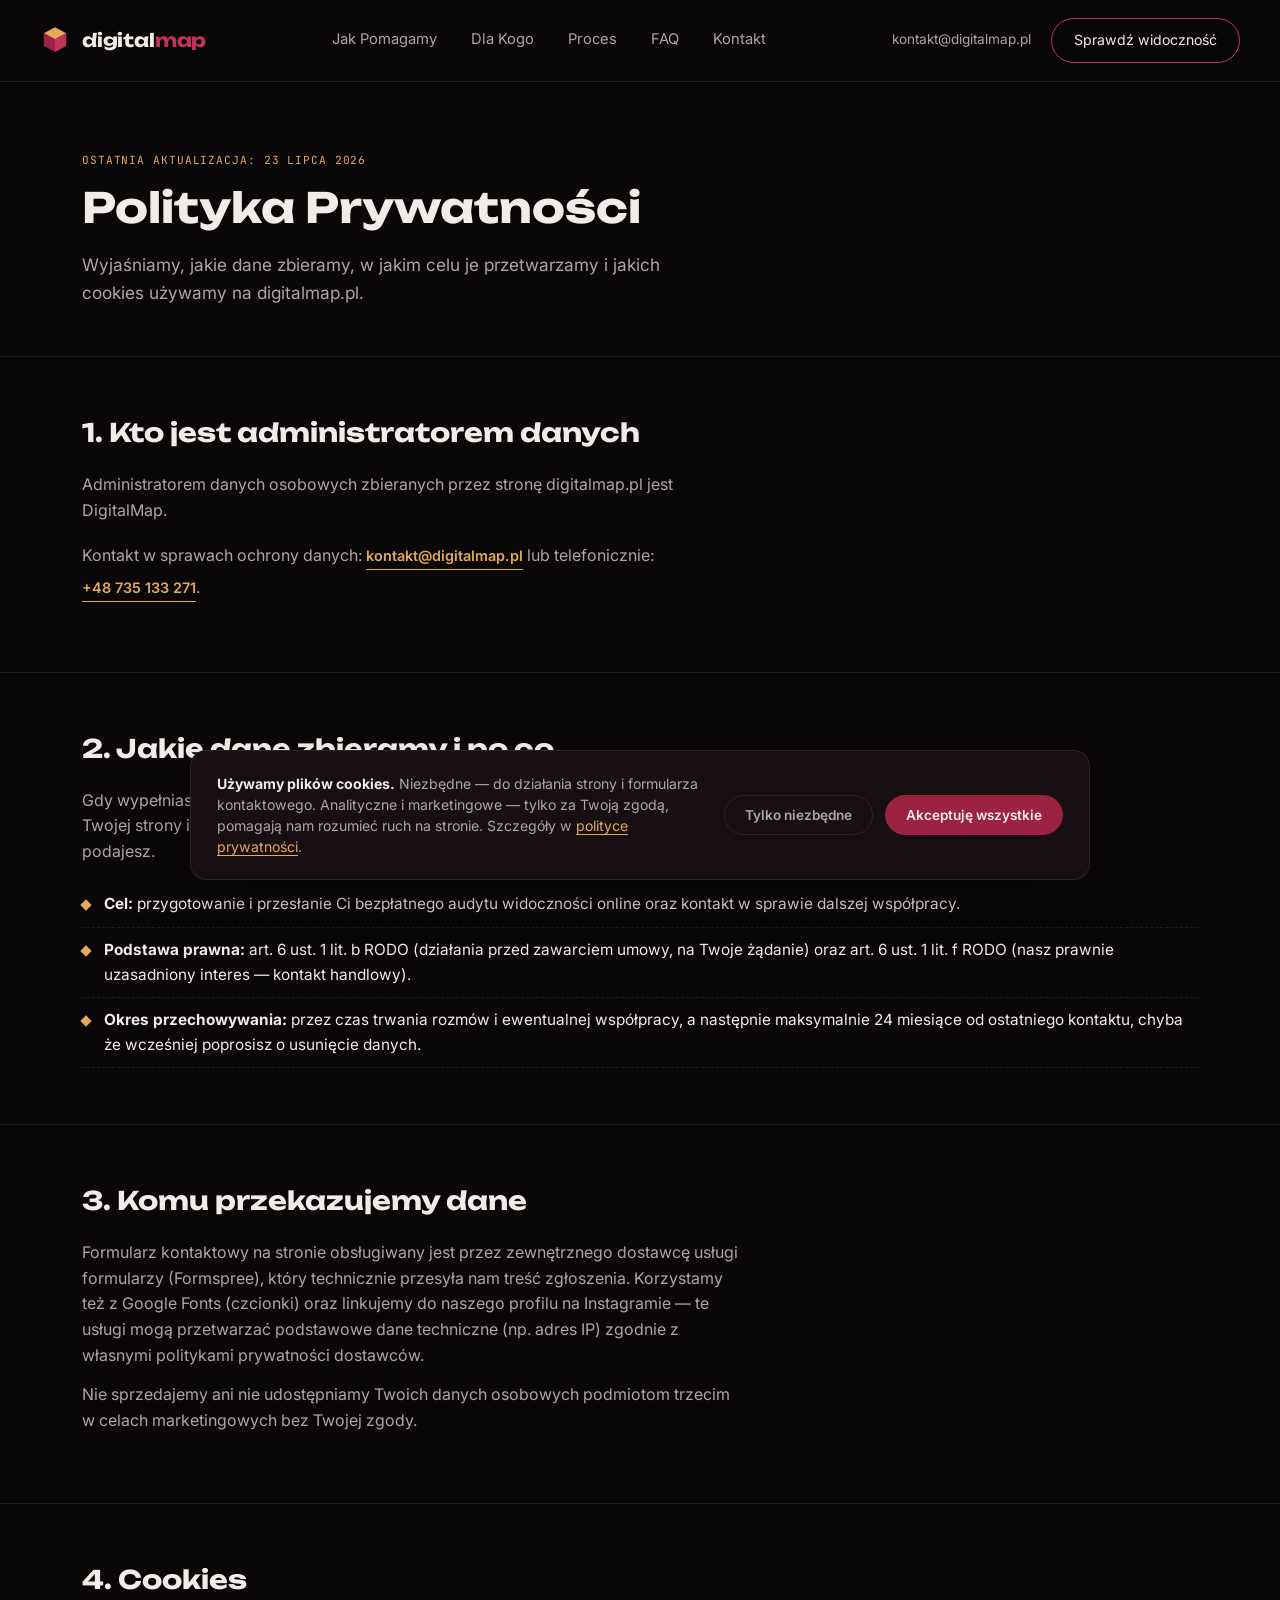
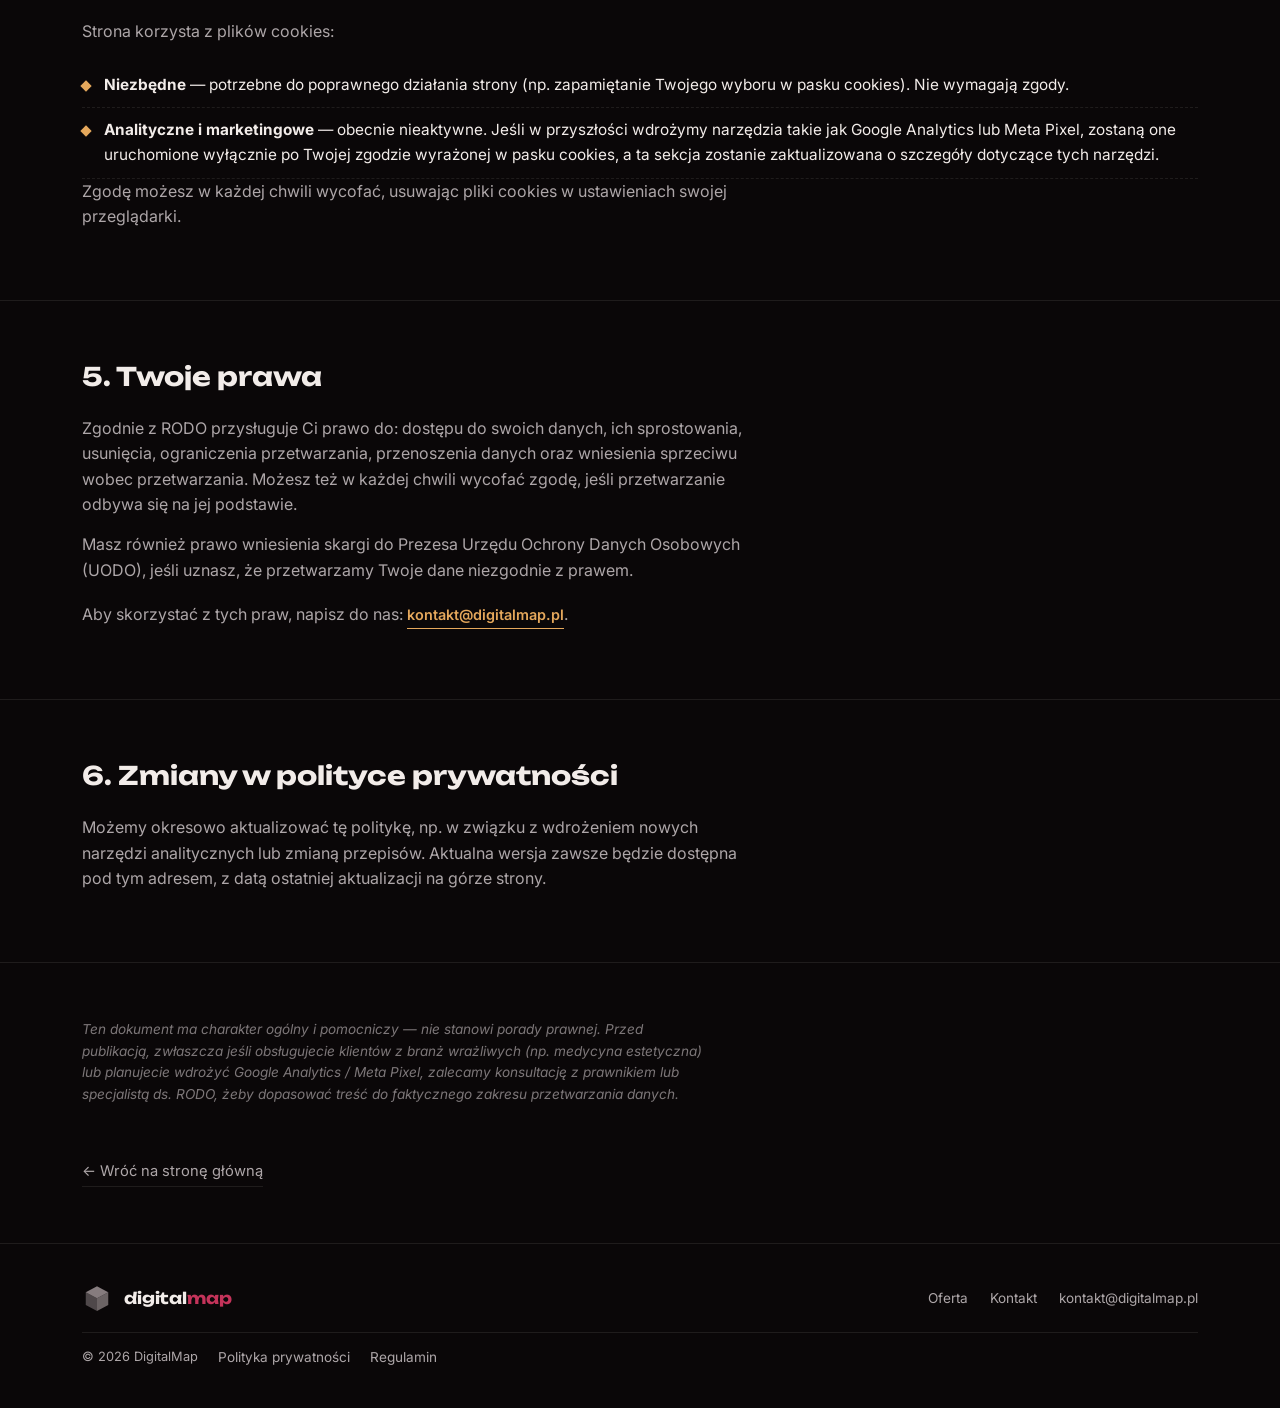
<file: polityka-prywatnosci/index.html>
<!DOCTYPE html>
<html lang="pl">
<head>
<meta charset="UTF-8">
<meta name="viewport" content="width=device-width, initial-scale=1.0">
<title>Polityka Prywatności — DigitalMap</title>
<meta name="description" content="Polityka prywatności DigitalMap — jak przetwarzamy dane osobowe i jakich cookies używamy.">
<meta name="robots" content="index, follow">
<link rel="canonical" href="https://digitalmap.pl/polityka-prywatnosci/">
<link rel="icon" type="image/svg+xml" href="data:image/svg+xml,%3Csvg xmlns='http://www.w3.org/2000/svg' viewBox='0 0 40 40'%3E%3Cpath d='M20 3 L35 11 L20 19 L5 11 Z' fill='%23E5A85C'/%3E%3Cpath d='M5 11 L20 19 L20 36 L5 28 Z' fill='%239B2242'/%3E%3Cpath d='M35 11 L20 19 L20 36 L35 28 Z' fill='%23C4335A'/%3E%3C/svg%3E">
<link rel="preconnect" href="https://fonts.googleapis.com">
<link href="https://fonts.googleapis.com/css2?family=Unbounded:wght@500;600;700;800&family=Inter:wght@400;500;600;700&family=JetBrains+Mono:wght@400;500&display=swap" rel="stylesheet">
<link rel="stylesheet" href="/styles.css">
</head>
<body>

<header>
  <div class="nav">
    <a class="logo" href="/">
      <svg class="logo-mark" viewBox="0 0 40 40" fill="none">
        <path d="M20 3 L35 11 L20 19 L5 11 Z" fill="#E5A85C"/>
        <path d="M5 11 L20 19 L20 36 L5 28 Z" fill="#9B2242"/>
        <path d="M35 11 L20 19 L20 36 L35 28 Z" fill="#C4335A"/>
      </svg>
      <span class="logo-word">digital<span>map</span></span>
    </a>
    <nav class="nav-links">
      <a href="/#jakpomagamy">Jak&nbsp;Pomagamy</a>
      <a href="/#dlakogo">Dla&nbsp;Kogo</a>
      <a href="/#proces">Proces</a>
      <a href="/#faq">FAQ</a>
      <a href="/#kontakt">Kontakt</a>
    </nav>
    <div class="nav-right">
      <a class="nav-email" href="mailto:kontakt@digitalmap.pl">kontakt@digitalmap.pl</a>
      <a class="nav-cta" href="/#kontakt">Sprawdź&nbsp;widoczność</a>
    </div>
  </div>
</header>

<main>
<section class="service-hero">
  <div class="wrap service-hero-inner">
    <span class="mono eyebrow-mono">Ostatnia aktualizacja: 23 lipca 2026</span>
    <h1>Polityka Prywatności</h1>
    <p class="lead">Wyjaśniamy, jakie dane zbieramy, w jakim celu je przetwarzamy i jakich cookies używamy na digitalmap.pl.</p>
  </div>
</section>

<section class="service-block">
  <div class="wrap">
    <h2>1. Kto jest administratorem danych</h2>
    <p>Administratorem danych osobowych zbieranych przez stronę digitalmap.pl jest DigitalMap.</p>
    <p>Kontakt w sprawach ochrony danych: <a class="sample-link" href="mailto:kontakt@digitalmap.pl">kontakt@digitalmap.pl</a> lub telefonicznie: <a class="sample-link" href="tel:+48735133271">+48 735 133 271</a>.</p>
  </div>
</section>

<section class="service-block">
  <div class="wrap">
    <h2>2. Jakie dane zbieramy i po co</h2>
    <p>Gdy wypełniasz formularz kontaktowy na stronie, zbieramy: imię i nazwisko, adres Twojej strony internetowej oraz dane kontaktowe (telefon lub e-mail), które sam(a) podajesz.</p>
    <ul class="check-list">
      <li><span><b>Cel:</b> przygotowanie i przesłanie Ci bezpłatnego audytu widoczności online oraz kontakt w sprawie dalszej współpracy.</span></li>
      <li><span><b>Podstawa prawna:</b> art. 6 ust. 1 lit. b RODO (działania przed zawarciem umowy, na Twoje żądanie) oraz art. 6 ust. 1 lit. f RODO (nasz prawnie uzasadniony interes — kontakt handlowy).</span></li>
      <li><span><b>Okres przechowywania:</b> przez czas trwania rozmów i ewentualnej współpracy, a następnie maksymalnie 24 miesiące od ostatniego kontaktu, chyba że wcześniej poprosisz o usunięcie danych.</span></li>
    </ul>
  </div>
</section>

<section class="service-block">
  <div class="wrap">
    <h2>3. Komu przekazujemy dane</h2>
    <p>Formularz kontaktowy na stronie obsługiwany jest przez zewnętrznego dostawcę usługi formularzy (Formspree), który technicznie przesyła nam treść zgłoszenia. Korzystamy też z Google Fonts (czcionki) oraz linkujemy do naszego profilu na Instagramie — te usługi mogą przetwarzać podstawowe dane techniczne (np. adres IP) zgodnie z własnymi politykami prywatności dostawców.</p>
    <p>Nie sprzedajemy ani nie udostępniamy Twoich danych osobowych podmiotom trzecim w celach marketingowych bez Twojej zgody.</p>
  </div>
</section>

<section class="service-block">
  <div class="wrap">
    <h2>4. Cookies</h2>
    <p>Strona korzysta z plików cookies:</p>
    <ul class="check-list">
      <li><span><b>Niezbędne</b> — potrzebne do poprawnego działania strony (np. zapamiętanie Twojego wyboru w pasku cookies). Nie wymagają zgody.</span></li>
      <li><span><b>Analityczne i marketingowe</b> — obecnie nieaktywne. Jeśli w przyszłości wdrożymy narzędzia takie jak Google Analytics lub Meta Pixel, zostaną one uruchomione wyłącznie po Twojej zgodzie wyrażonej w pasku cookies, a ta sekcja zostanie zaktualizowana o szczegóły dotyczące tych narzędzi.</span></li>
    </ul>
    <p>Zgodę możesz w każdej chwili wycofać, usuwając pliki cookies w ustawieniach swojej przeglądarki.</p>
  </div>
</section>

<section class="service-block">
  <div class="wrap">
    <h2>5. Twoje prawa</h2>
    <p>Zgodnie z RODO przysługuje Ci prawo do: dostępu do swoich danych, ich sprostowania, usunięcia, ograniczenia przetwarzania, przenoszenia danych oraz wniesienia sprzeciwu wobec przetwarzania. Możesz też w każdej chwili wycofać zgodę, jeśli przetwarzanie odbywa się na jej podstawie.</p>
    <p>Masz również prawo wniesienia skargi do Prezesa Urzędu Ochrony Danych Osobowych (UODO), jeśli uznasz, że przetwarzamy Twoje dane niezgodnie z prawem.</p>
    <p>Aby skorzystać z tych praw, napisz do nas: <a class="sample-link" href="mailto:kontakt@digitalmap.pl">kontakt@digitalmap.pl</a>.</p>
  </div>
</section>

<section class="service-block">
  <div class="wrap">
    <h2>6. Zmiany w polityce prywatności</h2>
    <p>Możemy okresowo aktualizować tę politykę, np. w związku z wdrożeniem nowych narzędzi analitycznych lub zmianą przepisów. Aktualna wersja zawsze będzie dostępna pod tym adresem, z datą ostatniej aktualizacji na górze strony.</p>
  </div>
</section>

<section class="service-block" style="border-bottom:none;">
  <div class="wrap">
    <p style="font-size:0.85rem; opacity:0.7; font-style:italic; max-width:70ch;">Ten dokument ma charakter ogólny i pomocniczy — nie stanowi porady prawnej. Przed publikacją, zwłaszcza jeśli obsługujecie klientów z branż wrażliwych (np. medycyna estetyczna) lub planujecie wdrożyć Google Analytics / Meta Pixel, zalecamy konsultację z prawnikiem lub specjalistą ds. RODO, żeby dopasować treść do faktycznego zakresu przetwarzania danych.</p>
    <a class="back-link" href="/">← Wróć na stronę główną</a>
  </div>
</section>
</main>

<footer>
  <div class="wrap footer-row" style="flex-direction:column; align-items:flex-start; gap:18px;">
    <div class="footer-row" style="width:100%;">
      <a class="logo" href="/">
        <svg class="logo-mark" viewBox="0 0 40 40" fill="none">
          <path d="M20 3 L35 11 L20 19 L5 11 Z" fill="#948A8C" opacity="0.9"/>
          <path d="M5 11 L20 19 L20 36 L5 28 Z" fill="#948A8C" opacity="0.5"/>
          <path d="M35 11 L20 19 L20 36 L35 28 Z" fill="#948A8C" opacity="0.7"/>
        </svg>
        <span class="logo-word" style="font-size:1rem;">digital<span>map</span></span>
      </a>
      <div class="footer-links">
        <a href="/#oferta">Oferta</a>
        <a href="/#kontakt">Kontakt</a>
        <a href="mailto:kontakt@digitalmap.pl">kontakt@digitalmap.pl</a>
      </div>
    </div>
    <div class="footer-legal">
      <span>© 2026 DigitalMap</span>
      <a href="/polityka-prywatnosci/">Polityka prywatności</a>
      <a href="/regulamin/">Regulamin</a>
    </div>
  </div>
</footer>

<script src="/cookie-consent.js" defer></script>
  
</body>
</html>
</file>
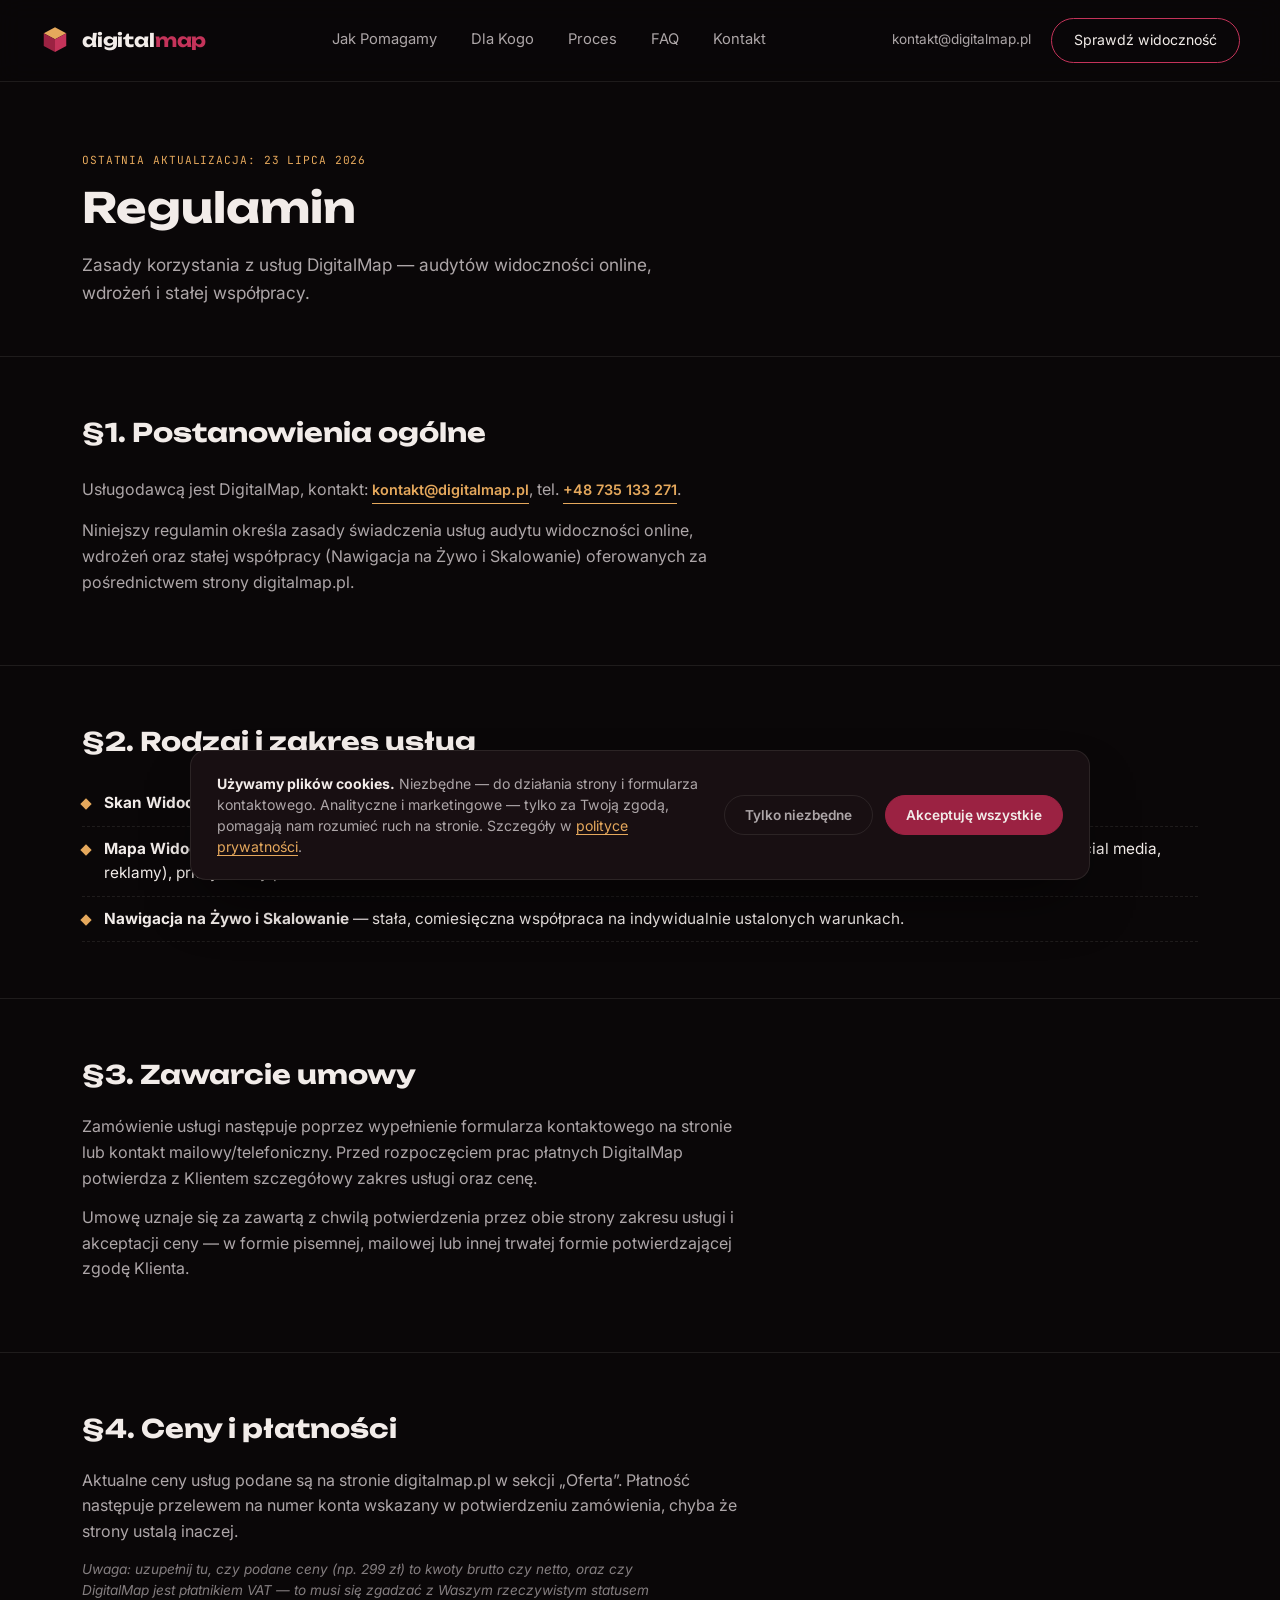
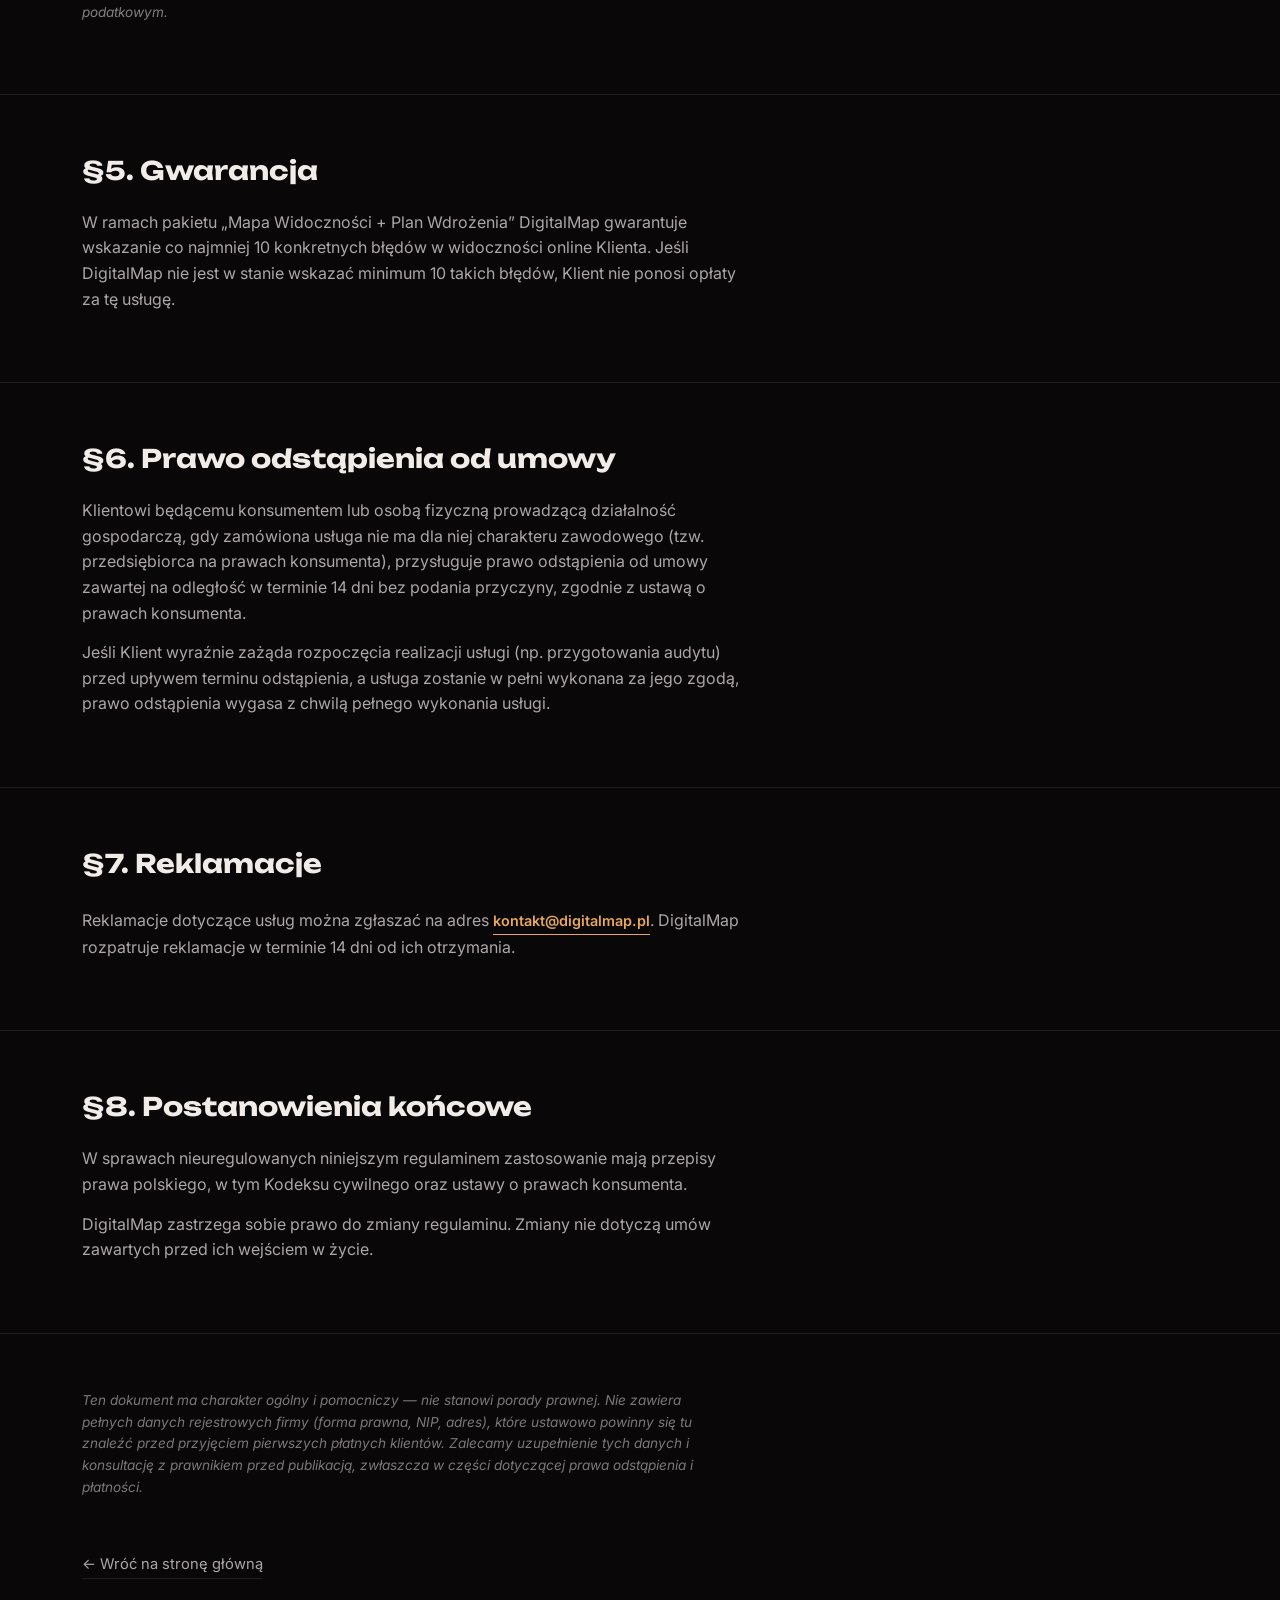
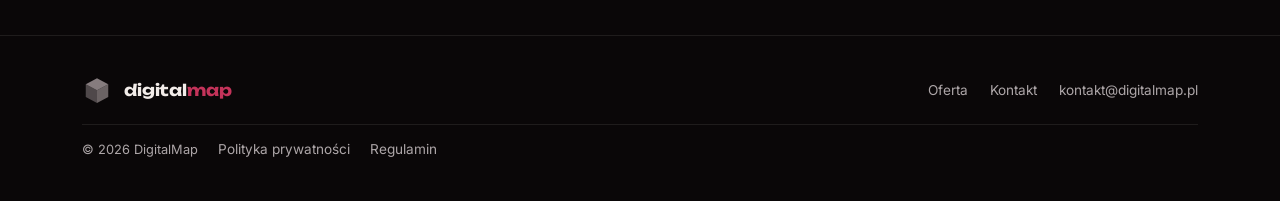
<file: regulamin/index.html>
<!DOCTYPE html>
<html lang="pl">
<head>
<meta charset="UTF-8">
<meta name="viewport" content="width=device-width, initial-scale=1.0">
<title>Regulamin — DigitalMap</title>
<meta name="description" content="Regulamin świadczenia usług przez DigitalMap.">
<meta name="robots" content="index, follow">
<link rel="canonical" href="https://digitalmap.pl/regulamin/">
<link rel="icon" type="image/svg+xml" href="data:image/svg+xml,%3Csvg xmlns='http://www.w3.org/2000/svg' viewBox='0 0 40 40'%3E%3Cpath d='M20 3 L35 11 L20 19 L5 11 Z' fill='%23E5A85C'/%3E%3Cpath d='M5 11 L20 19 L20 36 L5 28 Z' fill='%239B2242'/%3E%3Cpath d='M35 11 L20 19 L20 36 L35 28 Z' fill='%23C4335A'/%3E%3C/svg%3E">
<link rel="preconnect" href="https://fonts.googleapis.com">
<link href="https://fonts.googleapis.com/css2?family=Unbounded:wght@500;600;700;800&family=Inter:wght@400;500;600;700&family=JetBrains+Mono:wght@400;500&display=swap" rel="stylesheet">
<link rel="stylesheet" href="/styles.css">
</head>
<body>

<header>
  <div class="nav">
    <a class="logo" href="/">
      <svg class="logo-mark" viewBox="0 0 40 40" fill="none">
        <path d="M20 3 L35 11 L20 19 L5 11 Z" fill="#E5A85C"/>
        <path d="M5 11 L20 19 L20 36 L5 28 Z" fill="#9B2242"/>
        <path d="M35 11 L20 19 L20 36 L35 28 Z" fill="#C4335A"/>
      </svg>
      <span class="logo-word">digital<span>map</span></span>
    </a>
    <nav class="nav-links">
      <a href="/#jakpomagamy">Jak&nbsp;Pomagamy</a>
      <a href="/#dlakogo">Dla&nbsp;Kogo</a>
      <a href="/#proces">Proces</a>
      <a href="/#faq">FAQ</a>
      <a href="/#kontakt">Kontakt</a>
    </nav>
    <div class="nav-right">
      <a class="nav-email" href="mailto:kontakt@digitalmap.pl">kontakt@digitalmap.pl</a>
      <a class="nav-cta" href="/#kontakt">Sprawdź&nbsp;widoczność</a>
    </div>
  </div>
</header>

<main>
<section class="service-hero">
  <div class="wrap service-hero-inner">
    <span class="mono eyebrow-mono">Ostatnia aktualizacja: 23 lipca 2026</span>
    <h1>Regulamin</h1>
    <p class="lead">Zasady korzystania z usług DigitalMap — audytów widoczności online, wdrożeń i stałej współpracy.</p>
  </div>
</section>

<section class="service-block">
  <div class="wrap">
    <h2>§1. Postanowienia ogólne</h2>
    <p>Usługodawcą jest DigitalMap, kontakt: <a class="sample-link" href="mailto:kontakt@digitalmap.pl">kontakt@digitalmap.pl</a>, tel. <a class="sample-link" href="tel:+48735133271">+48 735 133 271</a>.</p>
    <p>Niniejszy regulamin określa zasady świadczenia usług audytu widoczności online, wdrożeń oraz stałej współpracy (Nawigacja na Żywo i Skalowanie) oferowanych za pośrednictwem strony digitalmap.pl.</p>
  </div>
</section>

<section class="service-block">
  <div class="wrap">
    <h2>§2. Rodzaj i zakres usług</h2>
    <ul class="check-list">
      <li><span><b>Skan Widoczności</b> — bezpłatna, wstępna diagnoza z listą 10 najważniejszych błędów, dostarczana w ciągu 24 godzin od zgłoszenia.</span></li>
      <li><span><b>Mapa Widoczności + Plan Wdrożenia</b> — płatny pakiet obejmujący pełną diagnozę widoczności (strona, SEO, AI, Google Moja Firma, social media, reklamy), priorytetowy plan działań oraz 3 wdrożenia w cenie.</span></li>
      <li><span><b>Nawigacja na Żywo i Skalowanie</b> — stała, comiesięczna współpraca na indywidualnie ustalonych warunkach.</span></li>
    </ul>
  </div>
</section>

<section class="service-block">
  <div class="wrap">
    <h2>§3. Zawarcie umowy</h2>
    <p>Zamówienie usługi następuje poprzez wypełnienie formularza kontaktowego na stronie lub kontakt mailowy/telefoniczny. Przed rozpoczęciem prac płatnych DigitalMap potwierdza z Klientem szczegółowy zakres usługi oraz cenę.</p>
    <p>Umowę uznaje się za zawartą z chwilą potwierdzenia przez obie strony zakresu usługi i akceptacji ceny — w formie pisemnej, mailowej lub innej trwałej formie potwierdzającej zgodę Klienta.</p>
  </div>
</section>

<section class="service-block">
  <div class="wrap">
    <h2>§4. Ceny i płatności</h2>
    <p>Aktualne ceny usług podane są na stronie digitalmap.pl w sekcji „Oferta”. Płatność następuje przelewem na numer konta wskazany w potwierdzeniu zamówienia, chyba że strony ustalą inaczej.</p>
    <p style="font-size:0.85rem; opacity:0.75; font-style:italic;">Uwaga: uzupełnij tu, czy podane ceny (np. 299 zł) to kwoty brutto czy netto, oraz czy DigitalMap jest płatnikiem VAT — to musi się zgadzać z Waszym rzeczywistym statusem podatkowym.</p>
  </div>
</section>

<section class="service-block">
  <div class="wrap">
    <h2>§5. Gwarancja</h2>
    <p>W ramach pakietu „Mapa Widoczności + Plan Wdrożenia” DigitalMap gwarantuje wskazanie co najmniej 10 konkretnych błędów w widoczności online Klienta. Jeśli DigitalMap nie jest w stanie wskazać minimum 10 takich błędów, Klient nie ponosi opłaty za tę usługę.</p>
  </div>
</section>

<section class="service-block">
  <div class="wrap">
    <h2>§6. Prawo odstąpienia od umowy</h2>
    <p>Klientowi będącemu konsumentem lub osobą fizyczną prowadzącą działalność gospodarczą, gdy zamówiona usługa nie ma dla niej charakteru zawodowego (tzw. przedsiębiorca na prawach konsumenta), przysługuje prawo odstąpienia od umowy zawartej na odległość w terminie 14 dni bez podania przyczyny, zgodnie z ustawą o prawach konsumenta.</p>
    <p>Jeśli Klient wyraźnie zażąda rozpoczęcia realizacji usługi (np. przygotowania audytu) przed upływem terminu odstąpienia, a usługa zostanie w pełni wykonana za jego zgodą, prawo odstąpienia wygasa z chwilą pełnego wykonania usługi.</p>
  </div>
</section>

<section class="service-block">
  <div class="wrap">
    <h2>§7. Reklamacje</h2>
    <p>Reklamacje dotyczące usług można zgłaszać na adres <a class="sample-link" href="mailto:kontakt@digitalmap.pl">kontakt@digitalmap.pl</a>. DigitalMap rozpatruje reklamacje w terminie 14 dni od ich otrzymania.</p>
  </div>
</section>

<section class="service-block">
  <div class="wrap">
    <h2>§8. Postanowienia końcowe</h2>
    <p>W sprawach nieuregulowanych niniejszym regulaminem zastosowanie mają przepisy prawa polskiego, w tym Kodeksu cywilnego oraz ustawy o prawach konsumenta.</p>
    <p>DigitalMap zastrzega sobie prawo do zmiany regulaminu. Zmiany nie dotyczą umów zawartych przed ich wejściem w życie.</p>
  </div>
</section>

<section class="service-block" style="border-bottom:none;">
  <div class="wrap">
    <p style="font-size:0.85rem; opacity:0.7; font-style:italic; max-width:70ch;">Ten dokument ma charakter ogólny i pomocniczy — nie stanowi porady prawnej. Nie zawiera pełnych danych rejestrowych firmy (forma prawna, NIP, adres), które ustawowo powinny się tu znaleźć przed przyjęciem pierwszych płatnych klientów. Zalecamy uzupełnienie tych danych i konsultację z prawnikiem przed publikacją, zwłaszcza w części dotyczącej prawa odstąpienia i płatności.</p>
    <a class="back-link" href="/">← Wróć na stronę główną</a>
  </div>
</section>
</main>

<footer>
  <div class="wrap footer-row" style="flex-direction:column; align-items:flex-start; gap:18px;">
    <div class="footer-row" style="width:100%;">
      <a class="logo" href="/">
        <svg class="logo-mark" viewBox="0 0 40 40" fill="none">
          <path d="M20 3 L35 11 L20 19 L5 11 Z" fill="#948A8C" opacity="0.9"/>
          <path d="M5 11 L20 19 L20 36 L5 28 Z" fill="#948A8C" opacity="0.5"/>
          <path d="M35 11 L20 19 L20 36 L35 28 Z" fill="#948A8C" opacity="0.7"/>
        </svg>
        <span class="logo-word" style="font-size:1rem;">digital<span>map</span></span>
      </a>
      <div class="footer-links">
        <a href="/#oferta">Oferta</a>
        <a href="/#kontakt">Kontakt</a>
        <a href="mailto:kontakt@digitalmap.pl">kontakt@digitalmap.pl</a>
      </div>
    </div>
    <div class="footer-legal">
      <span>© 2026 DigitalMap</span>
      <a href="/polityka-prywatnosci/">Polityka prywatności</a>
      <a href="/regulamin/">Regulamin</a>
    </div>
  </div>
</footer>

<script src="/cookie-consent.js" defer></script>
  
</body>
</html>
</file>
<file: styles.css>
:root {
    --bg: #0A0708;
    --bg-2: #130E10;
    --surface: #180F12;
    --border: rgba(242,236,233,0.09);
    --text: #F2ECE9;
    --text-dim: #ADA6A8;
    --wine: #9B2242;
    --wine-bright: #C4335A;
    --gold: #C98A3D;
    --gold-bright: #E5A85C;
  }
  * { margin:0; padding:0; box-sizing:border-box; }
  html { scroll-behavior:smooth; }
  body { background: var(--bg); color: var(--text); font-family:'Inter', sans-serif; line-height:1.6; overflow-x:hidden; }
  .display { font-family:'Unbounded', sans-serif; letter-spacing:-0.02em; }
  .mono { font-family:'JetBrains Mono', monospace; letter-spacing:0.08em; text-transform:uppercase; font-size:0.7rem; }
  .wrap { max-width:1180px; margin:0 auto; padding:0 32px; position:relative; z-index:2; }

  /* ---------- LOGO ---------- */
  .logo { display:flex; align-items:center; gap:12px; text-decoration:none; color:inherit; }
  .logo-mark { width:30px; height:30px; flex-shrink:0; }
  .logo-word { font-family:'Unbounded', sans-serif; font-weight:700; font-size:1.15rem; color: var(--text); letter-spacing:-0.01em; }
  .logo-word span { color: var(--wine-bright); }

  /* ---------- NAWIGACJA (sticky header) ---------- */
  header { position:sticky; top:0; z-index:100; padding:18px 0; background: rgba(10,7,8,0.88); backdrop-filter: blur(12px); border-bottom:1px solid var(--border); }
  .nav { display:grid; grid-template-columns:auto 1fr auto; align-items:center; width:100%; padding:0 40px; box-sizing:border-box; column-gap:24px; }
  .logo { justify-self:start; }
  .nav-links { display:flex; gap:34px; justify-self:center; margin-left:0; }
  .nav-links a, .nav-links a:visited { color: var(--text-dim); text-decoration:none; font-size:0.92rem; transition: color 0.2s ease; }
  .nav-links a:hover { color: var(--text); }
  .nav-cta, .nav-cta:visited { border:1px solid var(--wine-bright); color: var(--text); text-decoration:none; padding:10px 22px; border-radius:999px; font-size:0.88rem; transition: background 0.2s ease; }
  .nav-cta:hover { background: var(--wine); }
  .nav-right { display:flex; align-items:center; gap:20px; justify-self:end; }
  .nav-icon, .nav-icon:visited, .nav-icon:hover { color: var(--text-dim); display:flex; align-items:center; transition: color 0.2s ease; }
  .nav-icon:hover { color: var(--gold-bright); }
  .nav-email, .nav-email:visited { font-family:'Inter', sans-serif; font-size:0.85rem; color: var(--text-dim); text-decoration:none; }
  .nav-email:hover { color: var(--gold-bright); }

  /* ============================================================
     1. HERO
     ZMIANA: eyebrow ("Darmowa analiza...") przesunięty wyżej
     (margin-bottom zwiększony, odsunięty od h1) i pokolorowany na
     złoto (--gold-bright), tak samo jak .hero-microcopy pod CTA.
     ============================================================ */
  .hero { position:relative; padding:70px 0 40px; min-height:600px; }
  .hero .wrap { padding-left:8px; }
  #crystalCanvas { position:absolute; top:-40px; right:-6%; width:60%; height:640px; z-index:0; }
  .hero-content { position:relative; z-index:2; max-width:640px; }
  .eyebrow-mono { color: var(--gold-bright); display:block; margin-bottom:20px; }
  .hero-eyebrow { color: var(--gold-bright); display:block; margin-bottom:22px; }
  .tier-price-note { font-size:0.8rem; color: var(--text-dim); margin-top:-14px; margin-bottom:20px; }
  h1.title { font-size:3.6rem; line-height:1.03; font-weight:700; margin-bottom:26px; }
  h1.title span { color: var(--wine-bright); }
  .hero-sub { color: var(--text-dim); font-size:1.12rem; max-width:46ch; margin-bottom:36px; }
  .hero-actions { display:flex; gap:18px; align-items:center; flex-wrap:wrap; }
  .hero-checklist { display:flex; gap:22px; flex-wrap:wrap; margin-top:22px; }
  .hero-checklist span { font-size:0.85rem; color: var(--text-dim); display:flex; align-items:center; gap:9px; }
  .hero-checklist span::before { content:""; width:6px; height:6px; background: var(--gold-bright); transform: rotate(45deg); flex-shrink:0; }
  .hero-microcopy { font-size:0.85rem; color: var(--gold-bright); margin-top:16px; margin-bottom:8px; }
  .hero-stars { color: var(--gold-bright); font-size:0.95rem; margin-bottom:14px; letter-spacing:0.1em; }
  .hero-stars span { font-family:'Inter',sans-serif; letter-spacing:normal; font-size:0.82rem; color: var(--text-dim); margin-left:6px; }

  .trust-bar { display:flex; gap:28px; flex-wrap:wrap; margin-top:28px; padding-top:22px; border-top:1px solid var(--border); }
  .trust-bar span { font-size:0.82rem; color: var(--text-dim); }

  .fail-list { border-top:1px solid var(--border); }
  .fail-row { display:flex; gap:18px; align-items:flex-start; padding:22px 0; border-bottom:1px solid var(--border); }
  .fail-x { flex-shrink:0; margin-top:2px; }
  .fail-icon { width:20px; height:20px; display:block; }
  .fail-row p { font-size:1.02rem; color: var(--text); }
  .fail-row p b { font-weight:600; }
  .inline-cta { margin-top:32px; text-align:center; }

  .btn-primary, .btn-primary:visited { background: linear-gradient(120deg, var(--wine), var(--wine-bright)); color: var(--text); font-weight:600; padding:16px 30px; border-radius:999px; text-decoration:none; font-size:0.98rem; display:inline-block; box-shadow: 0 20px 45px -18px rgba(155,34,66,0.5); }
  .btn-ghost, .btn-ghost:visited { color: var(--text-dim); text-decoration:none; font-size:0.98rem; border-bottom:1px solid var(--border); padding-bottom:2px; }

  .marquee-section { border-top:1px solid var(--border); border-bottom:1px solid var(--border); padding:24px 0; overflow:hidden; margin-top:56px; position:relative; z-index:2; }
  .marquee-track { display:flex; gap:56px; white-space:nowrap; animation: scroll-left 24s linear infinite; width:max-content; }
  .marquee-track span { font-family:'Unbounded', sans-serif; font-weight:600; font-size:1.05rem; color: var(--text-dim); }
  .marquee-track span.on { color: var(--gold-bright); }
  @keyframes scroll-left { from { transform: translateX(0); } to { transform: translateX(-50%); } }

  /* ============================================================
     9. DELIVERABLE ("co dostajesz")
     ============================================================ */
  .deliverable { padding:60px 0; }
  .deliverable-card { background: var(--surface); border:1px solid var(--border); border-radius:20px; padding:36px 40px; display:flex; flex-wrap:wrap; gap:32px; align-items:center; justify-content:space-between; }
  .deliverable-card .mono { color: var(--gold-bright); display:block; margin-bottom:10px; }
  .deliverable-card h2 { font-family:'Unbounded', sans-serif; font-size:1.4rem; font-weight:700; max-width:20ch; }
  .deliverable-sub { color: var(--text-dim); font-size:0.92rem; max-width:36ch; margin-top:10px; }
  .deliverable-grid { display:flex; flex-direction:column; gap:10px; }
  .deliverable-item { font-size:0.92rem; color: var(--text-dim); display:flex; align-items:center; gap:12px; }
  .deliverable-item::before { content:""; width:7px; height:7px; background: var(--gold-bright); transform: rotate(45deg); flex-shrink:0; }
  .sample-link, .sample-link:visited { display:inline-block; margin-top:6px; color: var(--gold-bright); font-size:0.9rem; font-weight:600; text-decoration:none; border-bottom:1px solid var(--gold-bright); padding-bottom:2px; }
  .sample-link:hover { color: var(--wine-bright); border-color: var(--wine-bright); }

  /* ============================================================
     2. NIE MUSISZ WIEDZIEĆ, CZEGO POTRZEBUJESZ
     ============================================================ */
  .noneed { padding:90px 0 100px; }
  .noneed-copy { text-align:center; max-width:640px; margin:0 auto 64px; }
  .noneed-copy .mono { color: var(--gold-bright); display:block; margin-bottom:18px; }
  .noneed-line { font-family:'Unbounded', sans-serif; font-weight:600; font-size:1.5rem; line-height:1.4; color: var(--text-dim); }
  .noneed-line.strong { color: var(--text); margin-top:14px; }
  .noneed-line.strong::before { content:"→ "; color: var(--wine-bright); }

  .reveal-flow { display:flex; align-items:stretch; gap:0; justify-content:center; }
  .reveal-step {
    flex:1; max-width:280px; background: var(--surface); border:1px solid var(--border); border-radius:16px;
    padding:26px 22px; text-align:left;
  }
  .reveal-step .mono { color: var(--text-dim); display:block; margin-bottom:12px; }
  .reveal-step p { font-size:1rem; color: var(--text); line-height:1.45; }
  .reveal-step.highlight { background: linear-gradient(160deg, rgba(155,34,66,0.18), var(--surface)); border-color: var(--wine-bright); }
  .reveal-step.highlight .mono { color: var(--gold-bright); }
  .reveal-arrow { align-self:center; margin:0 18px; font-size:1.3rem; flex-shrink:0; }

  /* ============================================================
     DIGITALMAP FRAMEWORK (6 kroków metodologii)
     ============================================================ */
  .framework { padding:20px 0 110px; }
  .framework-path { display:flex; justify-content:space-between; gap:2px; position:relative; }
  .framework-path::before {
    content:""; position:absolute; top:34px; left:24px; right:24px; height:1px;
    background: repeating-linear-gradient(to right, var(--border) 0, var(--border) 6px, transparent 6px, transparent 12px);
    z-index:0;
  }
  .framework-node { position:relative; z-index:1; flex:1; text-align:center; padding:0 8px; }
  .framework-num {
    display:flex; align-items:center; justify-content:center; width:52px; height:52px; margin:0 auto 18px;
    border-radius:50%; background: var(--surface); border:1px solid var(--border); color: var(--gold-bright);
    font-size:0.78rem;
  }
  .framework-node:nth-child(odd) .framework-num { border-color: var(--wine-bright); color: var(--wine-bright); }
  .framework-tag { display:block; font-family:'Unbounded', sans-serif; font-weight:700; font-size:1.05rem; margin-bottom:8px; }
  .framework-q { font-size:0.86rem; color: var(--text-dim); }

  /* ============================================================
     PRIORITY MAP
     ============================================================ */
  .priority-map { padding:0 0 110px; }
  .pmap-table { border:1px solid var(--border); border-radius:16px; overflow:hidden; }
  .pmap-row { display:grid; grid-template-columns:1fr 2fr 1.3fr 1.3fr 0.9fr; align-items:center; }
  .pmap-row > span { padding:16px 18px; font-size:0.9rem; color: var(--text-dim); border-bottom:1px solid var(--border); }
  .pmap-row:last-child > span { border-bottom:none; }
  .pmap-head { background: var(--bg-2); }
  .pmap-head > span { font-family:'JetBrains Mono', monospace; text-transform:uppercase; letter-spacing:0.06em; font-size:0.7rem; color: var(--text-dim); }
  .pmap-area { font-family:'Unbounded', sans-serif; font-weight:700; color: var(--text) !important; }
  .pmap-bar { display:inline-block; width:22px; height:6px; border-radius:3px; margin-right:8px; vertical-align:middle; }
  .pmap-bar.high { background: var(--wine-bright); }
  .pmap-bar.mid { background: var(--gold-bright); }
  .pmap-bar.low { background: var(--border); }
  .pmap-tag { display:inline-block; padding:4px 12px; border-radius:999px; font-family:'JetBrains Mono', monospace; font-size:0.72rem; font-weight:600; }
  .pmap-tag.p0 { background: rgba(196,51,90,0.18); color: var(--wine-bright); }
  .pmap-tag.p1 { background: rgba(229,168,92,0.18); color: var(--gold-bright); }
  .pmap-tag.p3 { background: var(--bg-2); color: var(--text-dim); }
  .pmap-note { font-size:0.82rem; color: var(--text-dim); margin-top:18px; font-style:italic; }
  .pmap-label { display:none; font-family:'JetBrains Mono', monospace; font-weight:500; font-size:0.66rem; text-transform:uppercase; letter-spacing:0.05em; color: var(--text-dim); }

  /* ============================================================
     3. PROBLEM ("częste błędy") + 5. SERVICES ("6 warstw")
     ZMIANA: .services ma teraz padding-top, żeby odseparować się
     wizualnie od sekcji lead-magnet bezpośrednio nad nią (wcześniej
     sekcje stykały się bez odstępu).
     ============================================================ */
  .problem { padding:0 0 90px; }
  .services { padding:100px 0 120px; }
  .service-grid { display:grid; grid-template-columns:repeat(3, 1fr); gap:20px; }
  .service-card { background: var(--surface); border:1px solid var(--border); border-radius:16px; padding:28px; }
  .service-card .tag { color: var(--gold-bright); margin-bottom:14px; display:block; }
  .service-card h3 { font-family:'Unbounded', sans-serif; font-size:1.1rem; font-weight:700; margin-bottom:10px; }
  .service-card p { color: var(--text-dim); font-size:0.92rem; }
  .section-head { max-width:640px; margin-bottom:56px; }
  .section-head.center { margin:0 auto 56px; text-align:center; }
  .section-head .mono { color: var(--gold-bright); display:block; margin-bottom:16px; }
  .section-head h2 { font-family:'Unbounded', sans-serif; font-size:2.1rem; font-weight:700; margin-bottom:14px; }
  .section-head p { color:var(--text-dim); font-size:1.05rem; }
  .rows { border-top:1px solid var(--border); }
  .row { display:grid; grid-template-columns:2fr 3fr; gap:40px; padding:34px 0; border-bottom:1px solid var(--border); align-items:baseline; }
  .row .mono { color: var(--wine-bright); }
  .row h3 { font-family:'Inter',sans-serif; font-size:1.15rem; font-weight:600; margin-bottom:8px; }
  .row p { color: var(--text-dim); font-size:0.95rem; max-width:56ch; }

  /* ============================================================
     URGENCY LINE (sekcja "Zakres Mapy Widoczności")
     ============================================================ */
  .urgency-line { font-weight:600; color: var(--wine-bright); margin-top:14px; font-size:1rem; }

  /* ============================================================
     GOLD NOTE — mocne zdanie jako mały, złoty dopisek (sekcja
     "Częste błędy"), nie osobny duży nagłówek
     ============================================================ */
  .gold-note { color: var(--gold-bright); font-weight:600; font-size:0.92rem; margin-top:16px; max-width:52ch; }

  /* ============================================================
     11. DLACZEGO MY
     ============================================================ */
  .why { padding:0 0 110px; position:relative; overflow:visible; }
  .contact { padding:0 0 90px; position:relative; overflow:visible; }
  .side-crystal { position:absolute; width:280px; height:280px; z-index:0; opacity:0.55; pointer-events:none; }
  .side-crystal.left { left:-90px; top:10%; }
  .side-crystal.right { right:-90px; top:5%; }
  @media (max-width:860px) { .side-crystal { display:none; } }
  .why-grid { display:flex; flex-direction:column; gap:2px; background: var(--border); border:1px solid var(--border); border-radius:12px; overflow:hidden; }
  .why-item { background: var(--surface); padding:18px 24px; font-size:0.98rem; color: var(--text); display:flex; align-items:center; gap:14px; }
  .why-icon { width:20px; height:20px; flex-shrink:0; }

  /* ============================================================
     13. TESTIMONIALE
     ============================================================ */
  .testimonials { padding:0 0 110px; }
  .testimonial-grid { display:grid; grid-template-columns:repeat(3,1fr); gap:20px; }
  .testimonial-card { background: var(--surface); border:1px solid var(--border); border-radius:16px; padding:26px; }
  .stars { color: var(--gold-bright); letter-spacing:0.15em; margin-bottom:14px; }
  .quote { font-size:0.95rem; color: var(--text); margin-bottom:20px; line-height:1.5; }
  .testimonial-author { display:flex; align-items:center; gap:12px; }
  .avatar { width:38px; height:38px; border-radius:50%; background: var(--bg-2); border:1px dashed var(--border); display:flex; align-items:center; justify-content:center; font-size:0.6rem; color: var(--text-dim); flex-shrink:0; }
  .author-name { font-size:0.9rem; font-weight:600; }
  .author-company { font-size:0.8rem; color: var(--text-dim); }

  /* ============================================================
     10. OFERTA / CENNIK
     ============================================================ */
  .offer { padding:0 0 120px; }
  .tiers { display:grid; grid-template-columns:repeat(3,1fr); gap:1px; background: var(--border); border:1px solid var(--border); }
  .tier { background: var(--bg); padding:38px 30px; display:flex; flex-direction:column; }
  .tier.featured { background: linear-gradient(180deg, rgba(155,34,66,0.14), transparent); }
  .tier-label { font-size:0.7rem; color: var(--text-dim); margin-bottom:16px; }
  .tier.featured .tier-label { color: var(--gold-bright); }
  .tier h3 { font-family:'Unbounded', sans-serif; font-size:1.25rem; margin-bottom:10px; font-weight:700; }
  .tier-price { font-family:'Unbounded', sans-serif; font-size:2rem; font-weight:700; color: var(--wine-bright); margin-bottom:22px; }
  .tier ul { list-style:none; flex-grow:1; margin-bottom:24px; }
  .tier li { font-size:0.9rem; color: var(--text-dim); padding:9px 0; border-bottom:1px dashed var(--border); }
  .tier-cta, .tier-cta:visited { text-align:center; padding:13px; text-decoration:none; font-size:0.9rem; font-weight:600; border:1px solid var(--border); color: var(--text); border-radius:999px; }
  .market-value { margin-bottom:20px; border-top:1px dashed var(--border); padding-top:14px; }
  .market-row { display:flex; justify-content:space-between; font-size:0.82rem; color: var(--text-dim); padding:4px 0; }
  .market-row.total { color: var(--gold-bright); font-weight:600; border-top:1px solid var(--border); margin-top:6px; padding-top:10px; }
  .guarantee { font-size:0.85rem; color: var(--gold-bright); margin-bottom:16px; }
  .value-note { font-size:0.8rem; color: var(--text-dim); margin-bottom:16px; font-style:italic; }
  .tier.featured .tier-cta { background: var(--wine); border-color: var(--wine); }

  /* ============================================================
     14. FAQ
     ============================================================ */
  .faq { padding:0 0 110px; }
  .faq-list { display:grid; grid-template-columns:repeat(2,1fr); gap:2px; background: var(--border); border:1px solid var(--border); border-radius:12px; overflow:hidden; }
  .faq-item { background: var(--surface); padding:24px; }
  .faq-item h3 { font-family:'Unbounded', sans-serif; font-size:1rem; font-weight:600; margin-bottom:8px; }
  .faq-item p { font-size:0.9rem; color: var(--text-dim); }

  /* ============================================================
     8. PROCES
     ============================================================ */
  .process { padding:0 0 120px; }
  .steps { display:grid; grid-template-columns:repeat(5,1fr); gap:24px; }
  .step-num { font-family:'Unbounded', sans-serif; font-weight:700; color: var(--gold-bright); font-size:1.4rem; margin-bottom:16px; }
  .step h3 { font-size:1.05rem; margin-bottom:8px; font-weight:600; }
  .step p { font-size:0.9rem; color: var(--text-dim); }

  /* ============================================================
     15. KONTAKT / FORMULARZ
     ZMIANA: formularz podzielony na dwie kolumny (.field-row) +
     wybór "największego problemu" jako klikalne pigułki (.pill),
     zamiast pojedynczej listy pól jedno pod drugim.
     ============================================================ */
  .contact { padding:0 0 90px; }
  .contact-card { border-top:1px solid var(--border); padding-top:70px; display:grid; grid-template-columns:1.1fr 0.9fr; gap:60px; }
  .contact-card h2 { font-family:'Unbounded', sans-serif; font-size:2.2rem; font-weight:700; margin-bottom:20px; max-width:12ch; }
  .contact-card p.lead { color: var(--text-dim); max-width:42ch; margin-bottom:28px; font-size:1.05rem; }
  .contact-detail { display:flex; gap:12px; margin-bottom:12px; font-size:0.95rem; }
  .contact-detail .mono { color: var(--wine-bright); min-width:110px; }
  .field { margin-bottom:18px; }
  .field-row { display:grid; grid-template-columns:1fr 1fr; gap:16px; }
  label { display:block; font-size:0.72rem; color: var(--text-dim); margin-bottom:8px; text-transform:uppercase; letter-spacing:0.06em; }
  .optional-tag { text-transform:none; letter-spacing:normal; font-size:0.72rem; color: var(--text-dim); opacity:0.7; }
  input, textarea { width:100%; padding:0 0 12px; border:none; border-bottom:1px solid var(--border); background: transparent; color: var(--text); font-family:'Inter',sans-serif; font-size:1rem; resize:vertical; }
  textarea { min-height:44px; }
  input:focus, textarea:focus { outline:none; border-bottom-color: var(--wine-bright); }

  /* pigułki wyboru — jak chip-buttony, nie płaskie obrysy */
  .pill-group { display:flex; flex-wrap:wrap; gap:10px; margin-top:12px; }
  .pill {
    padding:11px 18px; border-radius:999px; border:1px solid var(--border);
    background: var(--surface); color: var(--text-dim); font:inherit; font-size:0.85rem; font-weight:500;
    cursor:pointer; transition: border-color 0.15s ease, color 0.15s ease, background 0.15s ease, transform 0.15s ease, box-shadow 0.15s ease;
    font-family:'Inter',sans-serif;
  }
  .pill:hover { border-color: var(--gold-bright); color: var(--text); transform: translateY(-1px); }
  .pill.active {
    background: linear-gradient(120deg, var(--wine), var(--wine-bright));
    border-color: var(--wine-bright); color: #fff; font-weight:600;
    box-shadow: 0 10px 24px -10px rgba(155,34,66,0.55); transform: translateY(-1px);
  }

  .submit-btn { padding:15px 32px; background: var(--wine); color: var(--text); border:none; border-radius:999px; font-weight:600; font-size:0.98rem; cursor:pointer; margin-top:22px; }
  .submit-btn:hover { background: var(--wine-bright); }
  .form-note { font-size:0.8rem; color: var(--text-dim); margin-top:14px; }
  .form-followup { font-size:0.8rem; color: var(--gold-bright); margin-top:10px; }

  /* ---------- STOPKA ---------- */
  footer { padding:40px 0; border-top:1px solid var(--border); }
  .footer-row { display:flex; justify-content:space-between; align-items:center; flex-wrap:wrap; gap:16px; }
  footer p, footer a, footer a:visited { font-size:0.85rem; color: var(--text-dim); text-decoration:none; }
  .footer-links { display:flex; gap:22px; }

  /* ---------- CZAT ---------- */
  .chat-widget { position:fixed; bottom:24px; right:24px; z-index:200; }
  .chat-toggle {
    width:56px; height:56px; border-radius:50%; background: linear-gradient(120deg, var(--wine), var(--wine-bright));
    border:none; color:#fff; display:flex; align-items:center; justify-content:center; cursor:pointer;
    box-shadow: 0 16px 36px -12px rgba(155,34,66,0.6); transition: transform 0.15s ease;
  }
  .chat-toggle:hover { transform: scale(1.05); }
  .chat-toggle svg { width:24px; height:24px; }
  .chat-panel {
    display:none; position:absolute; bottom:70px; right:0; width:340px; max-width:calc(100vw - 40px);
    background: var(--surface); border:1px solid var(--border); border-radius:16px; overflow:hidden;
    box-shadow: 0 30px 60px -20px rgba(0,0,0,0.6); flex-direction:column;
  }
  .chat-panel.open { display:flex; }
  .chat-header { display:flex; align-items:center; gap:10px; padding:16px; border-bottom:1px solid var(--border); background: var(--bg-2); }
  .chat-avatar { width:34px; height:34px; border-radius:50%; background: var(--wine); color:#fff; font-family:'Unbounded',sans-serif; font-size:0.7rem; font-weight:700; display:flex; align-items:center; justify-content:center; flex-shrink:0; }
  .chat-title { font-size:0.92rem; font-weight:600; }
  .chat-status { font-size:0.72rem; color: var(--text-dim); }
  .chat-body { padding:16px; max-height:260px; overflow-y:auto; display:flex; flex-direction:column; gap:10px; }
  .chat-bubble { font-size:0.88rem; padding:10px 13px; border-radius:12px; max-width:88%; line-height:1.4; }
  .chat-bubble.bot { background: var(--bg-2); color: var(--text); align-self:flex-start; border-bottom-left-radius:2px; }
  .chat-bubble.user { background: var(--wine); color:#fff; align-self:flex-end; border-bottom-right-radius:2px; }
  .chat-quick { display:flex; flex-direction:column; gap:6px; padding:0 16px 12px; max-height:150px; overflow-y:auto; }
  .chat-q {
    text-align:left; background: transparent; border:1px solid var(--border); color: var(--text);
    padding:9px 12px; border-radius:10px; font-size:0.82rem; cursor:pointer; font-family:'Inter',sans-serif;
    transition: border-color 0.15s ease, background 0.15s ease;
  }
  .chat-q:hover { border-color: var(--wine-bright); background: rgba(155,34,66,0.08); }
  .chat-fallback, .chat-fallback:visited {
    display:block; text-align:center; padding:13px; border-top:1px solid var(--border); color: var(--gold-bright);
    text-decoration:none; font-size:0.85rem; font-weight:600;
  }
  .chat-fallback:hover { color: var(--wine-bright); }
  @media (max-width:480px) {
    .chat-panel { width:calc(100vw - 32px); right:-8px; }
  }

  /* ============================================================
     STICKY CTA MOBILE
     ============================================================ */
  .mobile-sticky-cta { display:none; }

  @media (max-width:1024px) and (min-width:861px) {
    .service-grid { grid-template-columns:repeat(2, 1fr); }
    .steps { grid-template-columns:repeat(3, 1fr); }
    .framework-path { flex-wrap:wrap; }
    .reveal-flow { flex-direction:column; }
    .reveal-arrow { transform:rotate(90deg); }
  }

  @media (max-width:860px) {
    .wrap { padding:0 22px; }
    .hero .wrap { padding-left:22px; }
    .nav { padding:0 22px; }
    header { padding:14px 0; }
    .footer-row .footer-row { flex-direction:column; align-items:flex-start; gap:14px; }
    .nav-links { display:none; }
    .service-grid { grid-template-columns:1fr; }
    .deliverable-card { flex-direction:column; align-items:flex-start; }
    .faq-list { grid-template-columns:1fr; }
    .testimonial-grid { grid-template-columns:1fr; }
    #crystalCanvas { position:relative; width:100%; height:280px; top:0; right:0; margin-bottom:20px; }
    .hero-content { max-width:100%; }
    h1.title { font-size:2.1rem; }
    .hero-actions { flex-direction:column; align-items:stretch; gap:12px; }
    .hero-actions .btn-primary, .hero-actions .btn-ghost { text-align:center; }
    .row, .tiers, .steps, .contact-card { grid-template-columns:1fr; }
    .market-row { font-size:0.78rem; }
    .field-row { grid-template-columns:1fr; gap:0; }
    .noneed-line { font-size:1.15rem; }
    .reveal-flow { flex-direction:column; gap:14px; }
    .reveal-arrow { transform:rotate(90deg); margin:0; align-self:center; }
    .reveal-step { max-width:100%; }
    .framework-path { flex-direction:column; gap:28px; }
    .framework-path::before { display:none; }
    .pmap-row { grid-template-columns:1fr 1fr; row-gap:4px; padding:14px 0; border-bottom:1px solid var(--border); }
    .pmap-row > span { padding:4px 14px; border-bottom:none; }
    .pmap-head { display:none; }
    .pmap-area { grid-column:1 / -1; font-size:1.05rem; padding-bottom:8px !important; }
    .pmap-label { display:inline; margin-right:4px; }

    .mobile-sticky-cta {
      display:flex; position:fixed; bottom:0; left:0; width:100%; z-index:190;
      background: linear-gradient(120deg, var(--wine), var(--wine-bright));
      padding:14px 20px; justify-content:center;
      box-shadow: 0 -8px 24px -8px rgba(0,0,0,0.4);
    }
    .mobile-sticky-cta a, .mobile-sticky-cta a:visited { color:#fff; text-decoration:none; font-weight:600; font-size:0.95rem; }
    body { padding-bottom:64px; }
    .chat-widget { bottom:76px; }
  }

  @media (max-width:480px) {
    .wrap { padding:0 16px; }
    .nav { padding:0 16px; }
    h1.title { font-size:1.8rem; }
    .logo-word { font-size:1rem; }
    .nav-cta { padding:9px 16px; font-size:0.82rem; }
  }

/* ---------- SERVICE SUBPAGES ---------- */
.breadcrumb { font-size:0.8rem; color: var(--text-dim); margin-bottom:24px; }
.breadcrumb a, .breadcrumb a:visited { color: var(--text-dim); text-decoration:none; }
.breadcrumb a:hover { color: var(--gold-bright); }
.service-hero { padding:70px 0 50px; border-bottom:1px solid var(--border); }
.service-hero .eyebrow-mono { color: var(--gold-bright); display:block; margin-bottom:16px; }
.service-hero h1 { font-family:'Unbounded', sans-serif; font-size:2.6rem; font-weight:700; line-height:1.1; margin-bottom:20px; max-width:18ch; }
.service-hero p.lead { color: var(--text-dim); font-size:1.08rem; max-width:56ch; }
.service-block { padding:56px 0; border-bottom:1px solid var(--border); }
.service-block h2 { font-family:'Unbounded', sans-serif; font-size:1.6rem; font-weight:700; margin-bottom:18px; }
.service-block p { color: var(--text-dim); font-size:1rem; max-width:66ch; margin-bottom:14px; }
.check-list { list-style:none; margin-top:18px; }
.check-list li { padding:10px 0; border-bottom:1px dashed var(--border); font-size:0.96rem; color: var(--text); display:flex; gap:14px; align-items:baseline; }
.check-list li::before { content:""; width:8px; height:8px; background: var(--gold-bright); transform: rotate(45deg); flex-shrink:0; }
.check-list li { cursor:pointer; user-select:none; transition: opacity 0.15s ease; }
.check-list li.checked { opacity:0.55; }
.check-list li.checked::before { background: var(--wine-bright); }
.check-list li.checked span { text-decoration:line-through; }
.check-summary { margin-top:16px; font-size:0.9rem; color: var(--gold-bright); display:none; }
.check-summary.show { display:block; }
.faq-item.accordion { cursor:pointer; }
.faq-item.accordion h3 { display:flex; justify-content:space-between; align-items:center; gap:12px; }
.faq-item.accordion h3::after { content:"+"; color: var(--gold-bright); font-family:'Unbounded',sans-serif; font-size:1.2rem; flex-shrink:0; transition: transform 0.2s ease; }
.faq-item.accordion.open h3::after { transform: rotate(45deg); }
.faq-item.accordion p { max-height:0; overflow:hidden; margin:0; transition: max-height 0.25s ease, margin 0.25s ease; }
.faq-item.accordion.open p { max-height:200px; margin-top:10px; }
.service-cta-block { padding:50px 0 80px; text-align:center; }
.service-cta-block h2 { font-family:'Unbounded', sans-serif; font-size:1.7rem; margin-bottom:18px; }
.back-link, .back-link:visited { display:inline-block; margin-top:40px; color: var(--text-dim); text-decoration:none; font-size:0.92rem; border-bottom:1px solid var(--border); padding-bottom:2px; }
.back-link:hover { color: var(--text); }
.related-services { padding:0 0 80px; }
.related-services h3 { font-family:'Unbounded', sans-serif; font-size:1.2rem; margin-bottom:18px; }
.related-grid { display:grid; grid-template-columns:repeat(3,1fr); gap:16px; }
.related-card, .related-card:visited { background: var(--surface); border:1px solid var(--border); border-radius:12px; padding:20px; text-decoration:none; display:block; transition:border-color 0.2s ease; }
.related-card:hover { border-color: var(--gold-bright); }
.related-card span { color: var(--gold-bright); font-size:0.72rem; text-transform:uppercase; letter-spacing:0.06em; display:block; margin-bottom:8px; }
.related-card h4 { color: var(--text); font-family:'Unbounded', sans-serif; font-size:1rem; font-weight:600; }
.footer-services { font-size:0.82rem; color: var(--text-dim); margin-top:14px; display:flex; flex-wrap:wrap; gap:6px 16px; }
.footer-services a, .footer-services a:visited { color: var(--text-dim); text-decoration:none; }
.footer-services a:hover { color: var(--gold-bright); }

@media (max-width:860px) {
  .service-hero h1 { font-size:2rem; }
  .related-grid { grid-template-columns:1fr; }
}

/* subpage crystal hero */
.service-hero { position:relative; overflow:hidden; }
.service-hero-inner { position:relative; z-index:2; }
#subCrystal { position:absolute; top:-30px; right:-6%; width:44%; height:340px; z-index:0; opacity:0.85; }
@media (max-width:860px) {
  #subCrystal { position:relative; width:100%; height:200px; top:0; right:0; margin-bottom:16px; }
}

/* map outcome flow */
.map-outcome { display:flex; flex-direction:column; align-items:center; margin-top:70px; }
.map-arrow { color: var(--gold-bright); font-size:1.5rem; margin-bottom:16px; }
.map-outcome-card {
  background: linear-gradient(180deg, rgba(155,34,66,0.14), transparent), var(--surface);
  border:1px solid var(--wine-bright); border-radius:16px; padding:26px 32px; text-align:center; max-width:420px;
}
.map-outcome-card .tag { color: var(--gold-bright); margin-bottom:10px; display:block; }
.map-outcome-card h3 { font-family:'Unbounded', sans-serif; font-size:1.2rem; font-weight:700; margin-bottom:8px; }
.map-outcome-card p { color: var(--text-dim); font-size:0.9rem; }

/* ============================================================
   7. DLA KOGO
   ZMIANA: dodano padding-top, żeby sekcja miała realny odstęp od
   .audit-check nad nią (wcześniej sekcje stykały się bez odstępu).
   ============================================================ */
.for-whom { padding:100px 0 100px; }
.industry-tags { display:flex; flex-wrap:wrap; gap:12px; }
.industry-tags span {
  background: var(--surface); border:1px solid var(--border); border-radius:999px;
  padding:9px 20px; font-size:0.88rem; color: var(--text-dim);
}

/* mobile hamburger menu */
.menu-toggle { display:none; background:none; border:none; color: var(--text); cursor:pointer; padding:6px; justify-self:end; }
.menu-toggle svg { width:24px; height:24px; }
.mobile-menu {
  display:none; position:fixed; top:0; left:0; width:100vw; height:100vh; z-index:150;
  background: var(--bg); padding:100px 28px 28px; flex-direction:column; gap:26px;
  overflow-y:auto;
}
.mobile-menu.open { display:flex; }
.mobile-menu a, .mobile-menu a:visited { color: var(--text); text-decoration:none; font-size:1.15rem; font-family:'Unbounded', sans-serif; font-weight:600; }
.mobile-menu .nav-email, .mobile-menu .nav-email:visited { font-family:'Inter', sans-serif; font-weight:400; font-size:1rem; color: var(--text-dim); }
.mobile-menu .nav-icon { color: var(--text-dim); }
.mobile-menu .nav-cta { align-self:flex-start; margin-top:10px; }

@media (max-width:860px) {
  .nav-links, .nav-right { display:none; }
  .menu-toggle { display:flex; }
  .nav { grid-template-columns:auto auto; justify-content:space-between; }
}

/* form success state */
.form-success { display:none; text-align:center; padding:40px 20px; }
.form-success.show { display:block; }
.form-success h3 { font-family:'Unbounded', sans-serif; font-size:1.4rem; color: var(--text); margin-bottom:10px; }
.form-success p { color: var(--text-dim); font-size:0.95rem; }
.form-success .map-arrow { color: var(--wine); font-size:2rem; }

/* ============================================================
   ZAKRES MAPY WIDOCZNOŚCI — karta scope-card z chipami 6 warstw,
   zamiast płaskiego nagłówka + przycisku na pustym tle
   ============================================================ */
.audit-check { padding:100px 0; }
.scope-card {
  background: var(--surface);
  border: 1px solid var(--border);
  border-radius: 24px;
  padding: 52px 48px;
  max-width: 760px;
  margin: 0 auto;
  text-align: center;
}
.scope-card .mono { color: var(--gold-bright); display:block; margin-bottom:16px; }
.scope-card h2 { font-family:'Unbounded', sans-serif; font-size:2rem; font-weight:700; margin-bottom:16px; }
.scope-card > p { color: var(--text-dim); font-size:1.02rem; max-width:52ch; margin:0 auto 32px; }
.scope-chips { display:flex; flex-wrap:wrap; gap:10px; justify-content:center; margin-bottom:28px; }
.scope-chips span {
  display:inline-flex; align-items:center; gap:7px;
  background: var(--bg-2); border:1px solid var(--border); border-radius:999px;
  padding:9px 18px; font-size:0.86rem; color: var(--text);
}
.scope-chips span::before { content:"✓"; color: var(--gold-bright); font-weight:700; }
.scope-card .urgency-line { margin-bottom:26px; }
.scope-card .btn-primary { margin-top:2px; }

@media (max-width:600px) {
  .scope-card { padding:40px 26px; }
  .scope-card h2 { font-size:1.6rem; }
}

/* ---------- STRONA 404 ---------- */
.notfound { padding: 130px 0 160px; text-align: center; }
.notfound-wrap { max-width: 640px; margin: 0 auto; }
.notfound-code { color: var(--gold-bright); display: block; margin-bottom: 22px; }
.notfound-title { font-family: 'Unbounded', sans-serif; font-size: 2.4rem; font-weight: 700; line-height: 1.2; margin-bottom: 20px; }
.notfound-title span { color: var(--wine-bright); }
.notfound-sub { color: var(--text-dim); font-size: 1.05rem; margin-bottom: 30px; }
@media (max-width: 860px) {
  .notfound { padding: 90px 0 110px; }
  .notfound-title { font-size: 1.7rem; }
}

/* ---------- STOPKA: COPYRIGHT + LINKI PRAWNE ---------- */
.footer-legal {
  display: flex;
  flex-wrap: wrap;
  gap: 6px 20px;
  align-items: center;
  font-size: 0.8rem;
  color: var(--text-dim);
  padding-top: 14px;
  border-top: 1px solid var(--border);
  width: 100%;
}
.footer-legal a, .footer-legal a:visited { color: var(--text-dim); text-decoration:none; }
.footer-legal a:hover { color: var(--gold-bright); }

/* ---------- PASEK COOKIES ---------- */
.cookie-banner {
  display: none;
  position: fixed;
  left: 20px;
  right: 20px;
  bottom: 20px;
  z-index: 300;
  background: var(--surface);
  border: 1px solid var(--border);
  border-radius: 16px;
  padding: 22px 26px;
  box-shadow: 0 30px 60px -20px rgba(0,0,0,0.6);
  align-items: center;
  justify-content: space-between;
  gap: 24px;
  max-width: 900px;
  margin: 0 auto;
}
.cookie-banner.show { display: flex; }
.cookie-banner-text p { font-size: 0.88rem; color: var(--text-dim); line-height: 1.5; }
.cookie-banner-text b { color: var(--text); }
.cookie-banner-text a, .cookie-banner-text a:visited { color: var(--gold-bright); text-decoration: none; border-bottom: 1px solid var(--gold-bright); }
.cookie-banner-actions { display: flex; gap: 12px; flex-shrink: 0; }
.cookie-btn-primary, .cookie-btn-secondary {
  padding: 11px 20px; border-radius: 999px; font-size: 0.85rem; font-weight: 600;
  cursor: pointer; white-space: nowrap; font-family: 'Inter', sans-serif;
}
.cookie-btn-primary { background: var(--wine); border: 1px solid var(--wine); color: var(--text); }
.cookie-btn-primary:hover { background: var(--wine-bright); }
.cookie-btn-secondary { background: transparent; border: 1px solid var(--border); color: var(--text-dim); }
.cookie-btn-secondary:hover { color: var(--text); border-color: var(--text-dim); }

@media (max-width: 700px) {
  .cookie-banner { flex-direction: column; align-items: stretch; left: 12px; right: 12px; bottom: 12px; padding: 20px; }
  .cookie-banner-actions { flex-direction: column; }
  .cookie-btn-primary, .cookie-btn-secondary { text-align: center; width: 100%; }
}

/* ============================================================
   4. LEAD MAGNET
   ZMIANA: layout przebudowany na kartę w stylu .deliverable-card
   (ciemna karta z zaokrąglonymi rogami, tekst po lewej / CTA po
   prawej na desktopie), zamiast wyśrodkowanego bloku na osobnym
   szarym tle jak wcześniej.
   ============================================================ */
.lead-magnet {
  padding: 60px 0;
}

.lead-magnet-card {
  background: var(--surface);
  border: 1px solid var(--border);
  border-radius: 20px;
  padding: 36px 40px;
  display: flex;
  flex-wrap: wrap;
  gap: 32px;
  align-items: center;
  justify-content: space-between;
}

.lead-magnet-card .mono {
  color: var(--gold-bright);
  display: block;
  margin-bottom: 10px;
}

.lead-magnet-card h2 {
  font-family: 'Unbounded', sans-serif;
  font-size: 1.4rem;
  font-weight: 700;
  max-width: 20ch;
}

.lead-magnet-sub {
  color: var(--text-dim);
  font-size: 0.92rem;
  max-width: 42ch;
  margin-top: 10px;
}

@media (max-width:860px) {
  .lead-magnet-card { flex-direction: column; align-items: flex-start; }
  .lead-magnet-card .btn-primary { width: 100%; text-align: center; }
}
</file>
